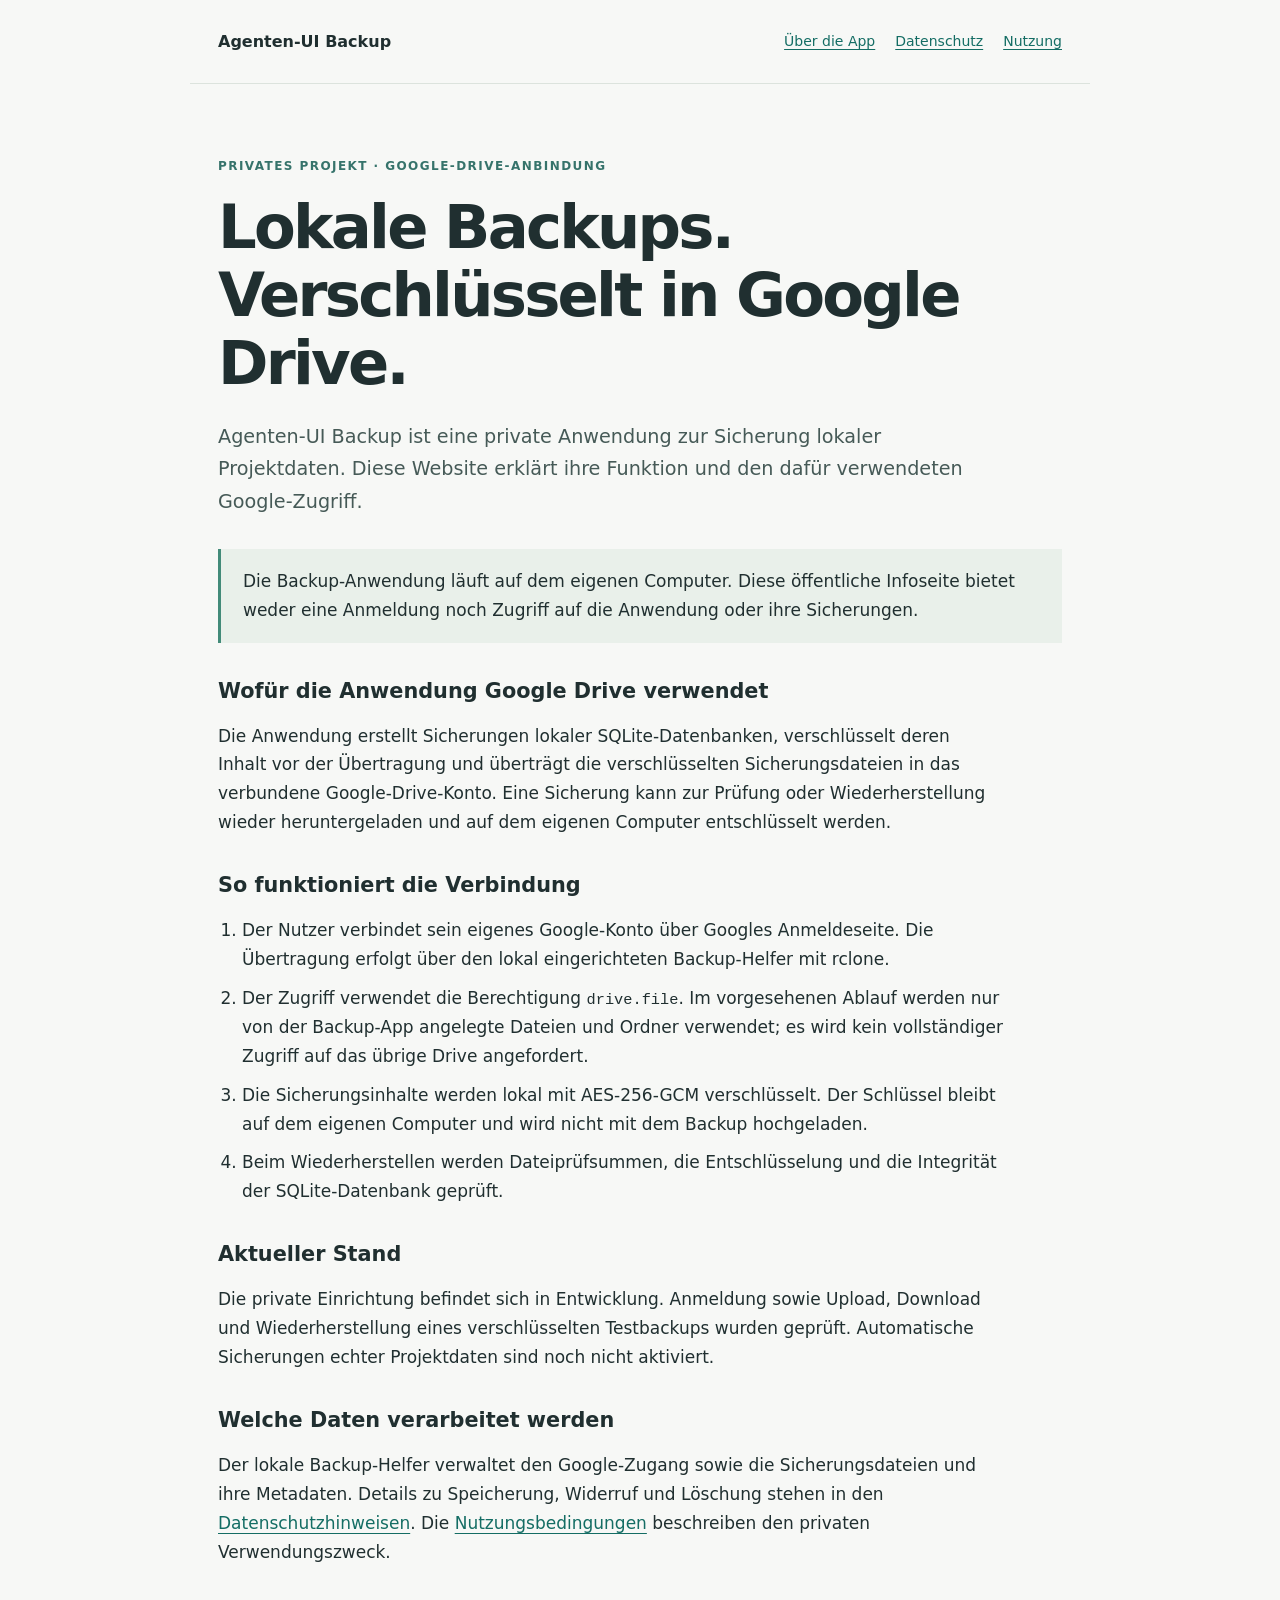
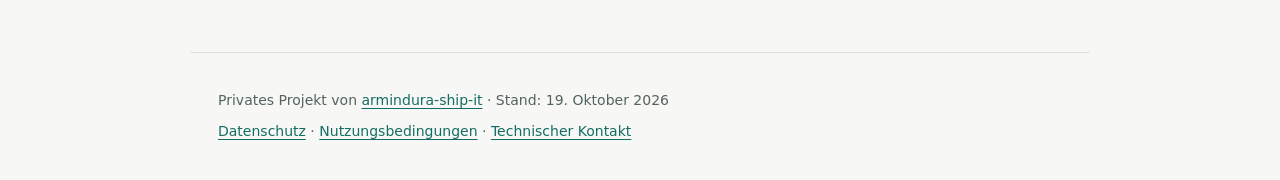
<file: index.html>
<!doctype html>
<html lang="de"><head><meta charset="utf-8"><meta name="viewport" content="width=device-width, initial-scale=1"><meta name="description" content="Informationen zur privaten Backup-Anwendung und ihrer eingeschränkten Google-Drive-Anbindung."><title>Agenten-UI Backup – private verschlüsselte Sicherungen</title><link rel="canonical" href="https://armindura-ship-it.github.io/"><link rel="stylesheet" href="/style.css"></head><body><a class="skip" href="#inhalt">Zum Inhalt</a><header><a href="/">Agenten-UI Backup</a><nav aria-label="Seitennavigation"><a href="/">Über die App</a><a href="/datenschutz/">Datenschutz</a><a href="/nutzungsbedingungen/">Nutzung</a></nav></header><main id="inhalt"><p class="eyebrow">Privates Projekt · Google-Drive-Anbindung</p><h1>Lokale Backups.<br>Verschlüsselt in Google Drive.</h1><p class="lead">Agenten-UI Backup ist eine private Anwendung zur Sicherung lokaler Projektdaten. Diese Website erklärt ihre Funktion und den dafür verwendeten Google-Zugriff.</p><div class="note">Die Backup-Anwendung läuft auf dem eigenen Computer. Diese öffentliche Infoseite bietet weder eine Anmeldung noch Zugriff auf die Anwendung oder ihre Sicherungen.</div><h2>Wofür die Anwendung Google Drive verwendet</h2><p>Die Anwendung erstellt Sicherungen lokaler SQLite-Datenbanken, verschlüsselt deren Inhalt vor der Übertragung und überträgt die verschlüsselten Sicherungsdateien in das verbundene Google-Drive-Konto. Eine Sicherung kann zur Prüfung oder Wiederherstellung wieder heruntergeladen und auf dem eigenen Computer entschlüsselt werden.</p><h2>So funktioniert die Verbindung</h2><ol><li>Der Nutzer verbindet sein eigenes Google-Konto über Googles Anmeldeseite. Die Übertragung erfolgt über den lokal eingerichteten Backup-Helfer mit rclone.</li><li>Der Zugriff verwendet die Berechtigung <code>drive.file</code>. Im vorgesehenen Ablauf werden nur von der Backup-App angelegte Dateien und Ordner verwendet; es wird kein vollständiger Zugriff auf das übrige Drive angefordert.</li><li>Die Sicherungsinhalte werden lokal mit AES-256-GCM verschlüsselt. Der Schlüssel bleibt auf dem eigenen Computer und wird nicht mit dem Backup hochgeladen.</li><li>Beim Wiederherstellen werden Dateiprüfsummen, die Entschlüsselung und die Integrität der SQLite-Datenbank geprüft.</li></ol><h2>Aktueller Stand</h2><p>Die private Einrichtung befindet sich in Entwicklung. Anmeldung sowie Upload, Download und Wiederherstellung eines verschlüsselten Testbackups wurden geprüft. Automatische Sicherungen echter Projektdaten sind noch nicht aktiviert.</p><h2>Welche Daten verarbeitet werden</h2><p>Der lokale Backup-Helfer verwaltet den Google-Zugang sowie die Sicherungsdateien und ihre Metadaten. Details zu Speicherung, Widerruf und Löschung stehen in den <a href="/datenschutz/">Datenschutzhinweisen</a>. Die <a href="/nutzungsbedingungen/">Nutzungsbedingungen</a> beschreiben den privaten Verwendungszweck.</p></main><footer><p>Privates Projekt von <a href="https://github.com/armindura-ship-it">armindura-ship-it</a> · Stand: 19. Oktober 2026</p><p><a href="/datenschutz/">Datenschutz</a> · <a href="/nutzungsbedingungen/">Nutzungsbedingungen</a> · <a href="https://github.com/armindura-ship-it/armindura-ship-it.github.io/issues">Technischer Kontakt</a></p></footer></body></html>
</file>
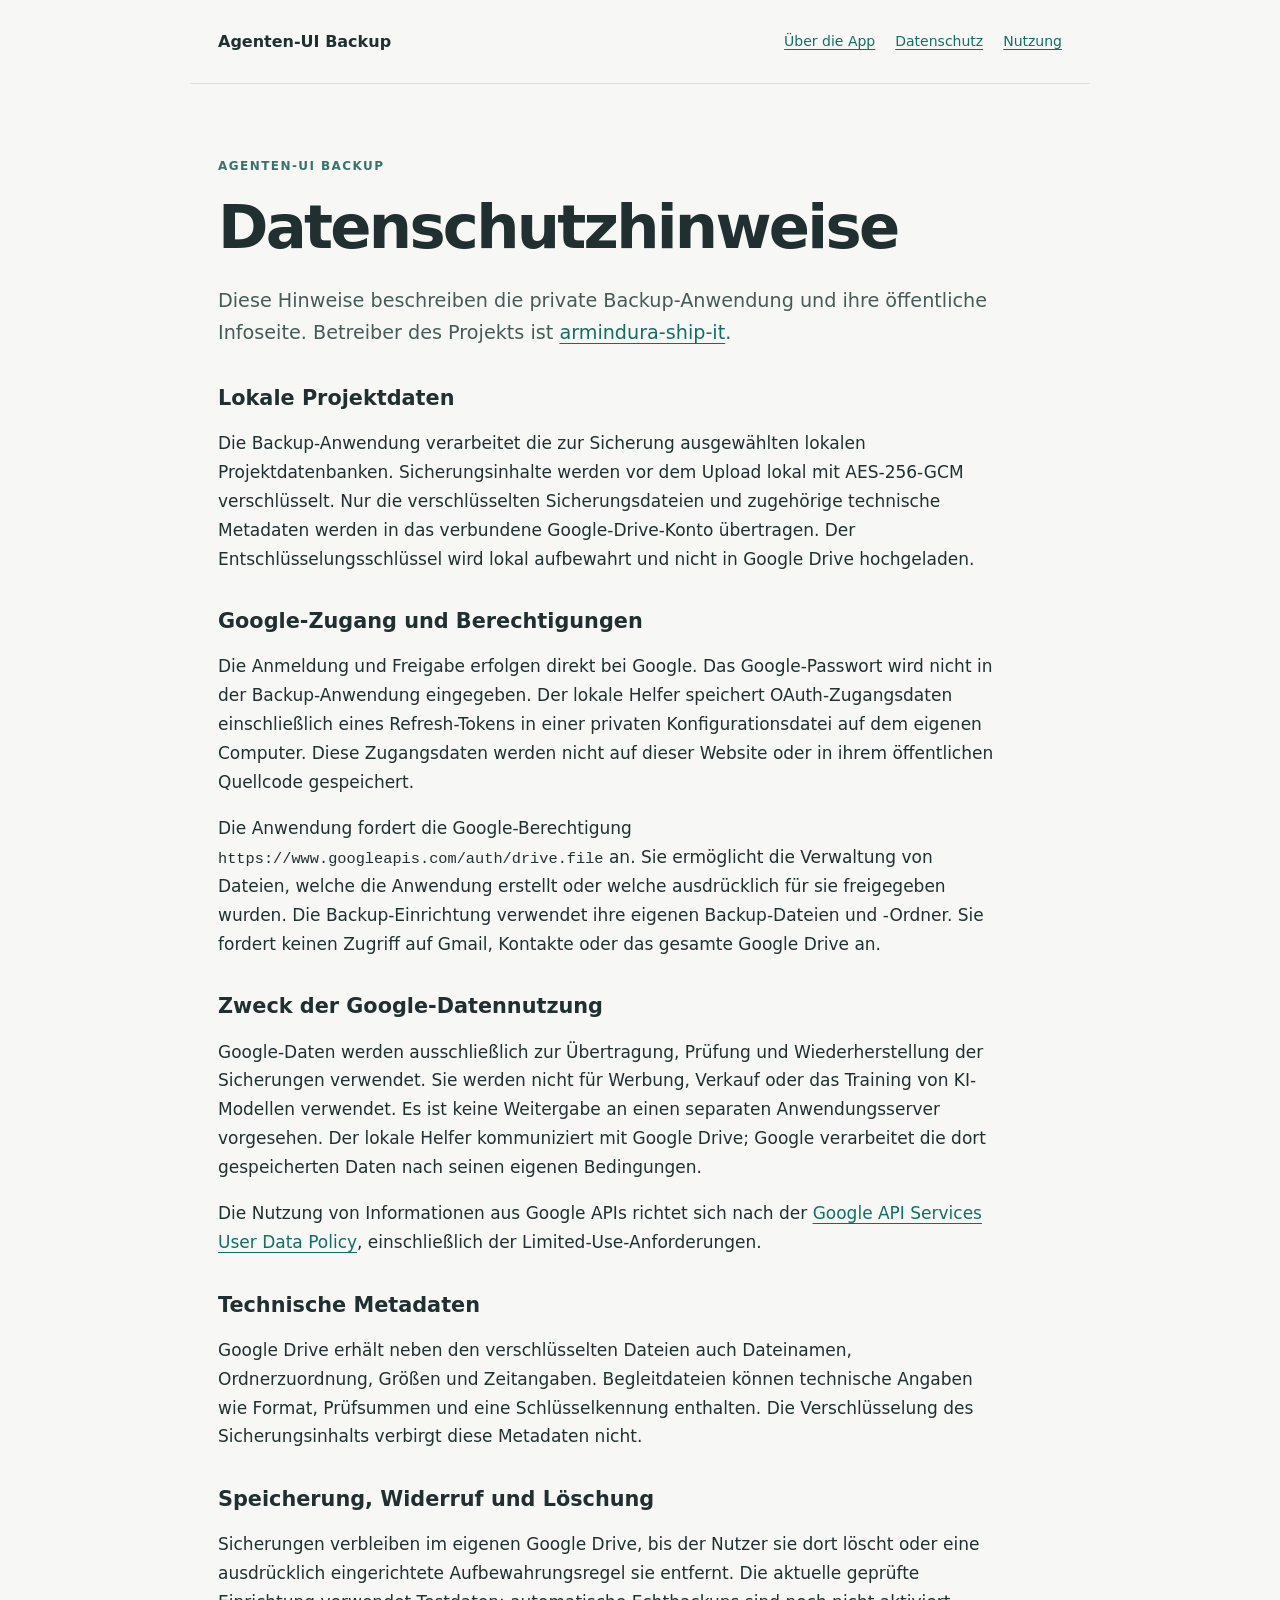
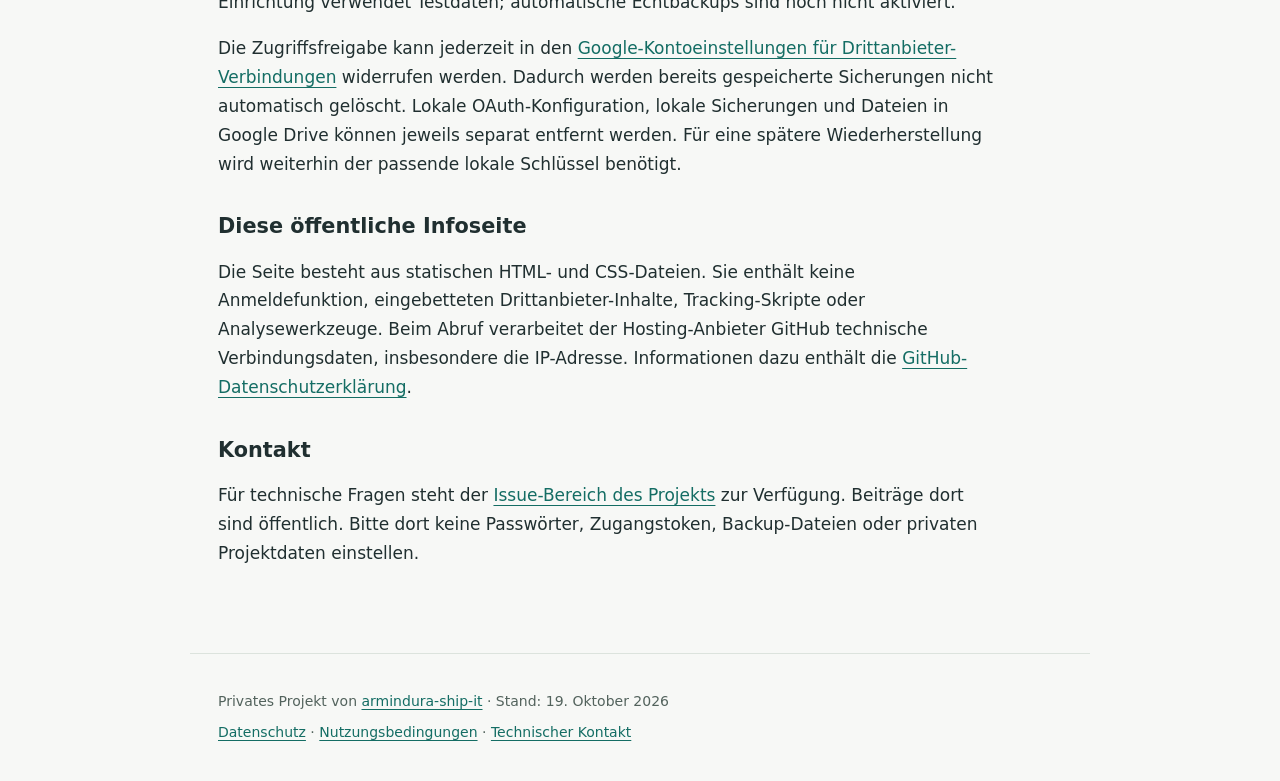
<file: datenschutz/index.html>
<!doctype html>
<html lang="de"><head><meta charset="utf-8"><meta name="viewport" content="width=device-width, initial-scale=1"><meta name="description" content="Datennutzung, Google-Berechtigungen, lokale Speicherung und Löschung bei Agenten-UI Backup."><title>Datenschutz · Agenten-UI Backup</title><link rel="canonical" href="https://armindura-ship-it.github.io/datenschutz/"><link rel="stylesheet" href="/style.css"></head><body><a class="skip" href="#inhalt">Zum Inhalt</a><header><a href="/">Agenten-UI Backup</a><nav aria-label="Seitennavigation"><a href="/">Über die App</a><a href="/datenschutz/">Datenschutz</a><a href="/nutzungsbedingungen/">Nutzung</a></nav></header><main id="inhalt"><p class="eyebrow">Agenten-UI Backup</p><h1>Datenschutzhinweise</h1><p class="lead">Diese Hinweise beschreiben die private Backup-Anwendung und ihre öffentliche Infoseite. Betreiber des Projekts ist <a href="https://github.com/armindura-ship-it">armindura-ship-it</a>.</p><h2>Lokale Projektdaten</h2><p>Die Backup-Anwendung verarbeitet die zur Sicherung ausgewählten lokalen Projektdatenbanken. Sicherungsinhalte werden vor dem Upload lokal mit AES-256-GCM verschlüsselt. Nur die verschlüsselten Sicherungsdateien und zugehörige technische Metadaten werden in das verbundene Google-Drive-Konto übertragen. Der Entschlüsselungsschlüssel wird lokal aufbewahrt und nicht in Google Drive hochgeladen.</p><h2>Google-Zugang und Berechtigungen</h2><p>Die Anmeldung und Freigabe erfolgen direkt bei Google. Das Google-Passwort wird nicht in der Backup-Anwendung eingegeben. Der lokale Helfer speichert OAuth-Zugangsdaten einschließlich eines Refresh-Tokens in einer privaten Konfigurationsdatei auf dem eigenen Computer. Diese Zugangsdaten werden nicht auf dieser Website oder in ihrem öffentlichen Quellcode gespeichert.</p><p>Die Anwendung fordert die Google-Berechtigung <code>https://www.googleapis.com/auth/drive.file</code> an. Sie ermöglicht die Verwaltung von Dateien, welche die Anwendung erstellt oder welche ausdrücklich für sie freigegeben wurden. Die Backup-Einrichtung verwendet ihre eigenen Backup-Dateien und -Ordner. Sie fordert keinen Zugriff auf Gmail, Kontakte oder das gesamte Google Drive an.</p><h2>Zweck der Google-Datennutzung</h2><p>Google-Daten werden ausschließlich zur Übertragung, Prüfung und Wiederherstellung der Sicherungen verwendet. Sie werden nicht für Werbung, Verkauf oder das Training von KI-Modellen verwendet. Es ist keine Weitergabe an einen separaten Anwendungsserver vorgesehen. Der lokale Helfer kommuniziert mit Google Drive; Google verarbeitet die dort gespeicherten Daten nach seinen eigenen Bedingungen.</p><p>Die Nutzung von Informationen aus Google APIs richtet sich nach der <a href="https://developers.google.com/terms/api-services-user-data-policy">Google API Services User Data Policy</a>, einschließlich der Limited-Use-Anforderungen.</p><h2>Technische Metadaten</h2><p>Google Drive erhält neben den verschlüsselten Dateien auch Dateinamen, Ordnerzuordnung, Größen und Zeitangaben. Begleitdateien können technische Angaben wie Format, Prüfsummen und eine Schlüsselkennung enthalten. Die Verschlüsselung des Sicherungsinhalts verbirgt diese Metadaten nicht.</p><h2>Speicherung, Widerruf und Löschung</h2><p>Sicherungen verbleiben im eigenen Google Drive, bis der Nutzer sie dort löscht oder eine ausdrücklich eingerichtete Aufbewahrungsregel sie entfernt. Die aktuelle geprüfte Einrichtung verwendet Testdaten; automatische Echtbackups sind noch nicht aktiviert.</p><p>Die Zugriffsfreigabe kann jederzeit in den <a href="https://myaccount.google.com/connections">Google-Kontoeinstellungen für Drittanbieter-Verbindungen</a> widerrufen werden. Dadurch werden bereits gespeicherte Sicherungen nicht automatisch gelöscht. Lokale OAuth-Konfiguration, lokale Sicherungen und Dateien in Google Drive können jeweils separat entfernt werden. Für eine spätere Wiederherstellung wird weiterhin der passende lokale Schlüssel benötigt.</p><h2>Diese öffentliche Infoseite</h2><p>Die Seite besteht aus statischen HTML- und CSS-Dateien. Sie enthält keine Anmeldefunktion, eingebetteten Drittanbieter-Inhalte, Tracking-Skripte oder Analysewerkzeuge. Beim Abruf verarbeitet der Hosting-Anbieter GitHub technische Verbindungsdaten, insbesondere die IP-Adresse. Informationen dazu enthält die <a href="https://docs.github.com/en/site-policy/privacy-policies/github-general-privacy-statement">GitHub-Datenschutzerklärung</a>.</p><h2>Kontakt</h2><p>Für technische Fragen steht der <a href="https://github.com/armindura-ship-it/armindura-ship-it.github.io/issues">Issue-Bereich des Projekts</a> zur Verfügung. Beiträge dort sind öffentlich. Bitte dort keine Passwörter, Zugangstoken, Backup-Dateien oder privaten Projektdaten einstellen.</p></main><footer><p>Privates Projekt von <a href="https://github.com/armindura-ship-it">armindura-ship-it</a> · Stand: 19. Oktober 2026</p><p><a href="/datenschutz/">Datenschutz</a> · <a href="/nutzungsbedingungen/">Nutzungsbedingungen</a> · <a href="https://github.com/armindura-ship-it/armindura-ship-it.github.io/issues">Technischer Kontakt</a></p></footer></body></html>
</file>
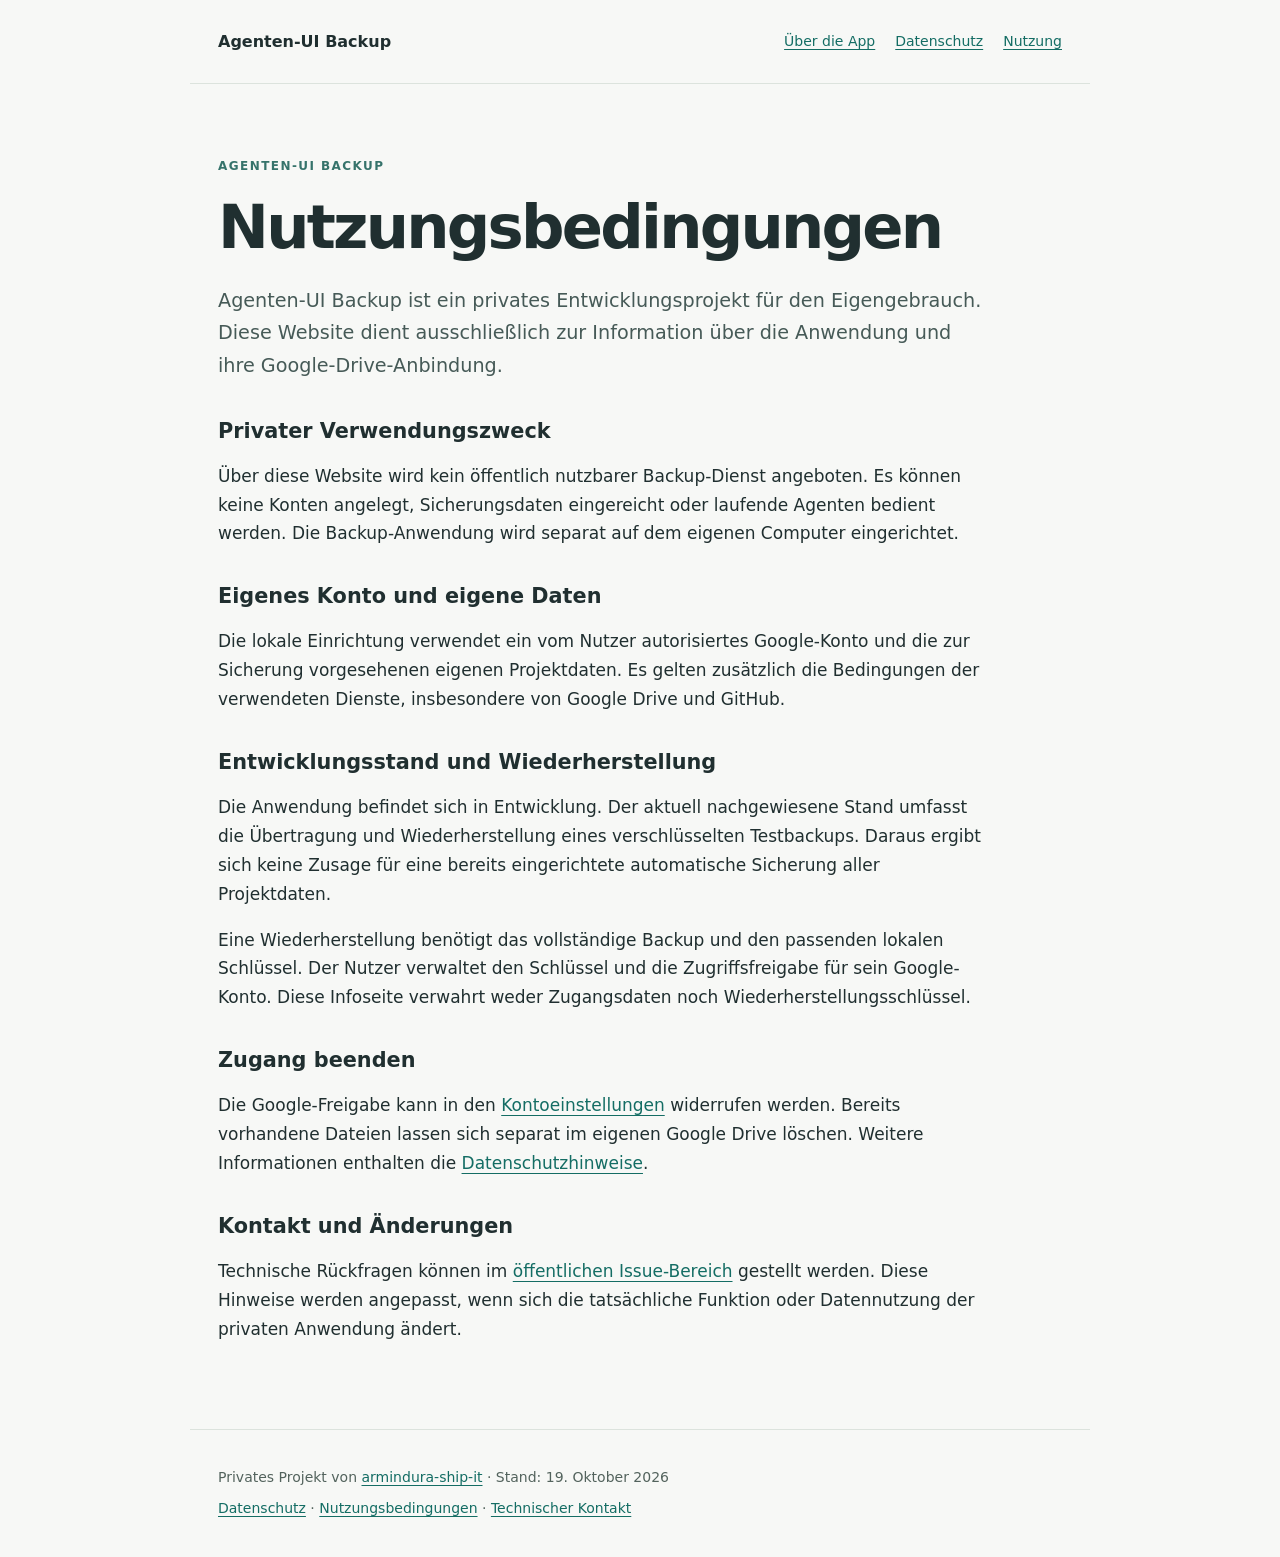
<file: nutzungsbedingungen/index.html>
<!doctype html>
<html lang="de"><head><meta charset="utf-8"><meta name="viewport" content="width=device-width, initial-scale=1"><meta name="description" content="Hinweise zur privaten Nutzung und zum Entwicklungsstand von Agenten-UI Backup."><title>Nutzungsbedingungen · Agenten-UI Backup</title><link rel="canonical" href="https://armindura-ship-it.github.io/nutzungsbedingungen/"><link rel="stylesheet" href="/style.css"></head><body><a class="skip" href="#inhalt">Zum Inhalt</a><header><a href="/">Agenten-UI Backup</a><nav aria-label="Seitennavigation"><a href="/">Über die App</a><a href="/datenschutz/">Datenschutz</a><a href="/nutzungsbedingungen/">Nutzung</a></nav></header><main id="inhalt"><p class="eyebrow">Agenten-UI Backup</p><h1>Nutzungsbedingungen</h1><p class="lead">Agenten-UI Backup ist ein privates Entwicklungsprojekt für den Eigengebrauch. Diese Website dient ausschließlich zur Information über die Anwendung und ihre Google-Drive-Anbindung.</p><h2>Privater Verwendungszweck</h2><p>Über diese Website wird kein öffentlich nutzbarer Backup-Dienst angeboten. Es können keine Konten angelegt, Sicherungsdaten eingereicht oder laufende Agenten bedient werden. Die Backup-Anwendung wird separat auf dem eigenen Computer eingerichtet.</p><h2>Eigenes Konto und eigene Daten</h2><p>Die lokale Einrichtung verwendet ein vom Nutzer autorisiertes Google-Konto und die zur Sicherung vorgesehenen eigenen Projektdaten. Es gelten zusätzlich die Bedingungen der verwendeten Dienste, insbesondere von Google Drive und GitHub.</p><h2>Entwicklungsstand und Wiederherstellung</h2><p>Die Anwendung befindet sich in Entwicklung. Der aktuell nachgewiesene Stand umfasst die Übertragung und Wiederherstellung eines verschlüsselten Testbackups. Daraus ergibt sich keine Zusage für eine bereits eingerichtete automatische Sicherung aller Projektdaten.</p><p>Eine Wiederherstellung benötigt das vollständige Backup und den passenden lokalen Schlüssel. Der Nutzer verwaltet den Schlüssel und die Zugriffsfreigabe für sein Google-Konto. Diese Infoseite verwahrt weder Zugangsdaten noch Wiederherstellungsschlüssel.</p><h2>Zugang beenden</h2><p>Die Google-Freigabe kann in den <a href="https://myaccount.google.com/connections">Kontoeinstellungen</a> widerrufen werden. Bereits vorhandene Dateien lassen sich separat im eigenen Google Drive löschen. Weitere Informationen enthalten die <a href="/datenschutz/">Datenschutzhinweise</a>.</p><h2>Kontakt und Änderungen</h2><p>Technische Rückfragen können im <a href="https://github.com/armindura-ship-it/armindura-ship-it.github.io/issues">öffentlichen Issue-Bereich</a> gestellt werden. Diese Hinweise werden angepasst, wenn sich die tatsächliche Funktion oder Datennutzung der privaten Anwendung ändert.</p></main><footer><p>Privates Projekt von <a href="https://github.com/armindura-ship-it">armindura-ship-it</a> · Stand: 19. Oktober 2026</p><p><a href="/datenschutz/">Datenschutz</a> · <a href="/nutzungsbedingungen/">Nutzungsbedingungen</a> · <a href="https://github.com/armindura-ship-it/armindura-ship-it.github.io/issues">Technischer Kontakt</a></p></footer></body></html>
</file>
<file: style.css>
*{box-sizing:border-box}html{color-scheme:light}body{margin:0;background:#f7f8f6;color:#202f30;font:17px/1.7 system-ui,-apple-system,BlinkMacSystemFont,"Segoe UI",sans-serif}a{color:#146d64;text-underline-offset:.22em}a:hover{color:#0b4942}a:focus-visible{outline:3px solid #d28635;outline-offset:4px}header,main,footer{max-width:900px;margin:auto;padding:28px}header{display:flex;gap:24px;justify-content:space-between;align-items:center;border-bottom:1px solid #dce3dd}header>a{font-size:16px;font-weight:700;text-decoration:none;color:inherit}nav{display:flex;gap:20px;flex-wrap:wrap;font-size:14px}.eyebrow{font-size:12px;letter-spacing:.12em;text-transform:uppercase;font-weight:700;color:#36736b}h1{font-size:clamp(2rem,6vw,3.8rem);line-height:1.12;letter-spacing:-.045em;margin:16px 0 24px;max-width:780px}h2{font-size:1.3rem;line-height:1.3;margin:35px 0 10px}p,li{max-width:72ch}main{padding-top:60px;padding-bottom:68px}.lead{font-size:1.2rem;color:#465a57;max-width:63ch}.note{background:#e9f0ea;border-left:3px solid #438b79;padding:18px 22px;margin:30px 0}ol,ul{padding-left:24px}li+li{margin-top:10px}footer{border-top:1px solid #dce3dd;font-size:14px;color:#53635d}footer p{margin:8px 0}.skip{position:absolute;left:-10000px}.skip:focus{left:20px;top:10px;background:#fff;padding:10px}@media(max-width:600px){header{align-items:flex-start;flex-direction:column;gap:12px}header,main,footer{padding-left:22px;padding-right:22px}main{padding-top:40px}nav{gap:15px}}
code{font-size:.9em;overflow-wrap:anywhere}a{overflow-wrap:anywhere}
</file>
